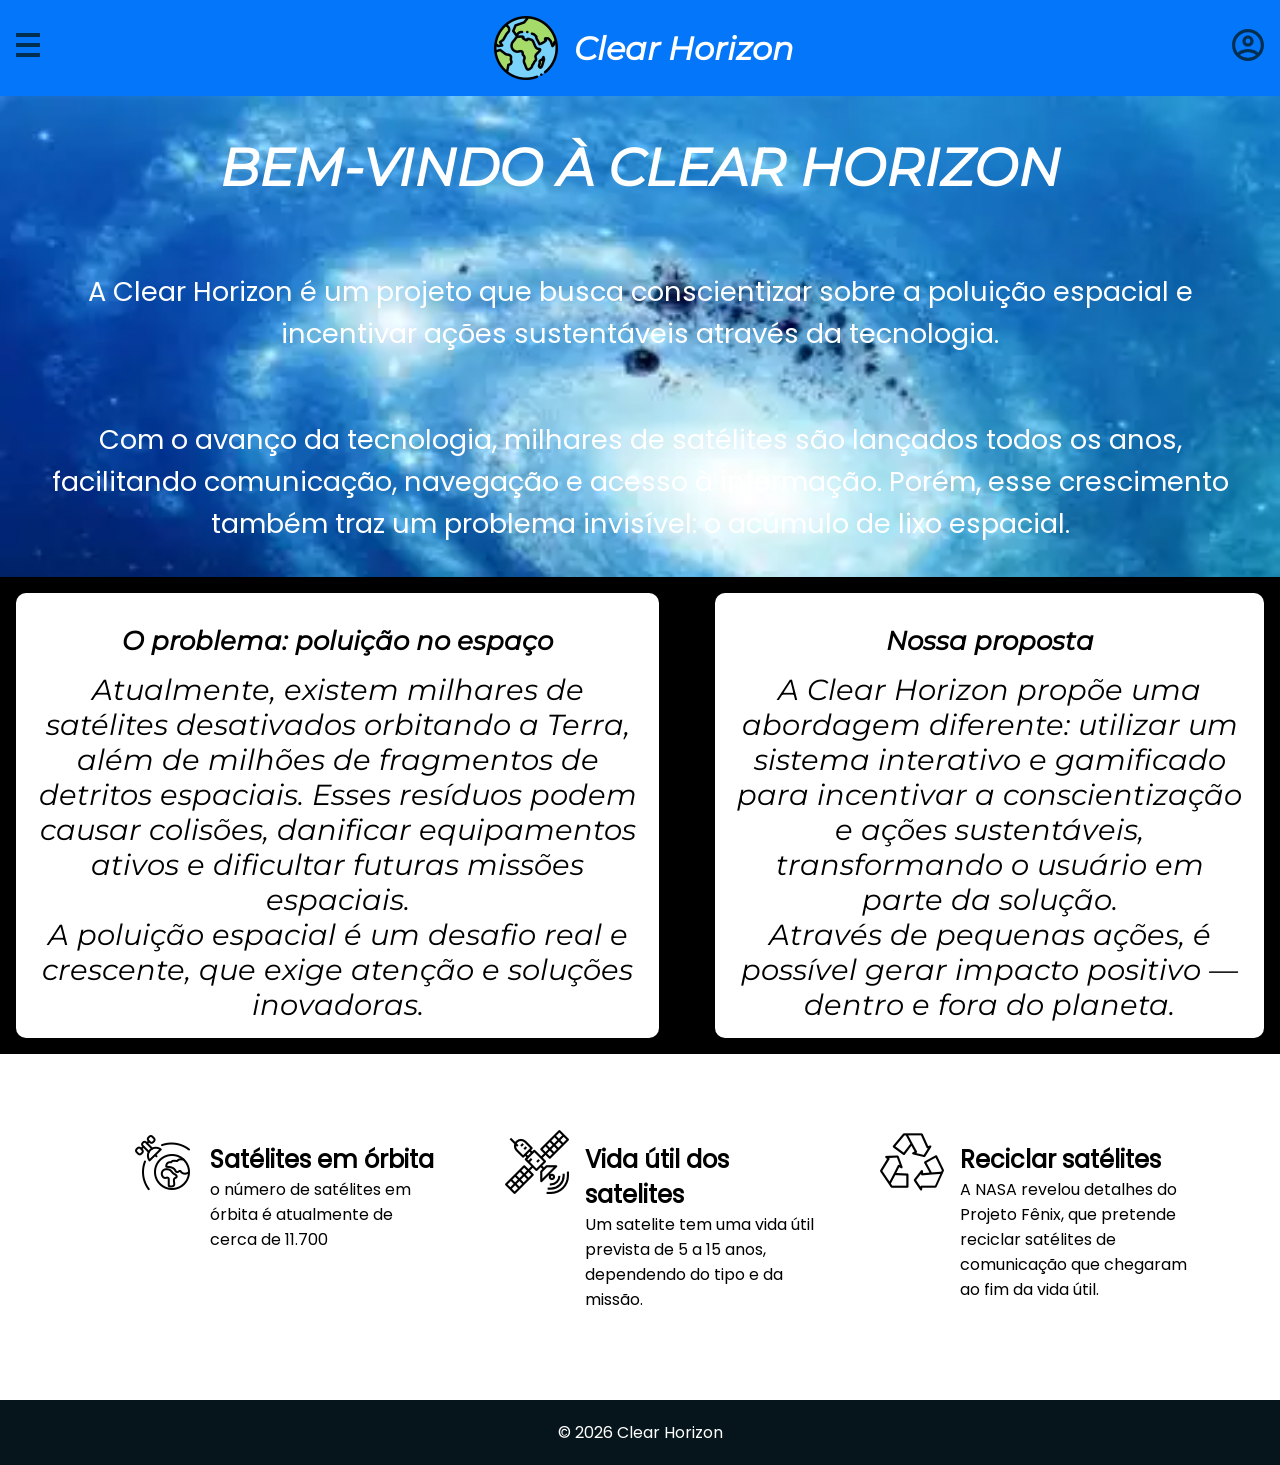
<file: index.html>
<!doctype html>
<html lang="pt-br">
  <head>
    <meta charset="UTF-8" />
    <meta name="viewport" content="width=device-width, initial-scale=1.0" />
    <link rel="stylesheet" href="css/style.css" />
    <title>Home</title>
    <link
      rel="shortcut icon"
      href="./imagens/icones/mundo.png"
      type="image/x-icon"
    />
  </head>
  <body>
    <header class="cabecalho">
      <nav class="container-menu">
        <input type="checkbox" id="menu" class="container__botao-menu" />
        <label for="menu" class="container__rotulo">
          <span class="cabecalho__menu-hamburguer container__imagem"></span>
        </label>
        <ul class="lista-menu">
          <li class="lista-menu__titulo">Páginas</li>
          <li class="lista-menu__item">
            <a href="./pages/sobre.html" class="lista-menu__link">sobre</a>
          </li>
          <li class="lista-menu__item">
            <a href="./pages/faq.html" class="lista-menu__link">FAQ</a>
          </li>
          <li class="lista-menu__item">
            <a href="./pages/contato.html" class="lista-menu__link">Contato</a>
          </li>
          <li class="lista-menu__item">
            <a href="./pages/solucao.html" class="lista-menu__link">solução</a>
          </li>
          <li class="lista-menu__item">
            <a href="./pages/plataforma.html" class="lista-menu__link"
              >plataforma</a
            >
          </li>
          <li class="lista-menu__item">
            <a href="./pages/integrante.html" class="lista-menu__link"
              >Integrantes</a
            >
          </li>
        </ul>
      </nav>
      <div class="cabecalho__logo-container">
        <img
          src="./imagens/logos/logo-mundo.png"
          alt="Logo da Apeperia"
          class="cabecalho__logo"
        />
        <h1 class="titulo">Clear Horizon</h1>
      </div>
      <div class="container-menu">
        <a href="./pages/login.html">
          <img
            src="./imagens/icones/Usuario.svg"
            alt="Meu perfil"
          />
        </a>
      </div>
    </header>
    <main>
      <section class="chamada">
        <h2 class="chamada__titulo">bem-vindo à Clear Horizon</h2>
        <p class="chamada__texto">
          A Clear Horizon é um projeto que busca conscientizar sobre a poluição
          espacial e incentivar ações sustentáveis através da tecnologia.
        </p>
        <p class="chamada__texto">
          Com o avanço da tecnologia, milhares de satélites são lançados todos
          os anos, facilitando comunicação, navegação e acesso à informação.
          Porém, esse crescimento também traz um problema invisível: o acúmulo
          de lixo espacial.
        </p>
      </section>
      <div class="cards-container-index">
        <section class="card">
          <h2 class="descricao__titulo">O problema: poluição no espaço</h2>
          <p class="descricao__texto">
            Atualmente, existem milhares de satélites desativados orbitando a
            Terra, além de milhões de fragmentos de detritos espaciais. Esses
            resíduos podem causar colisões, danificar equipamentos ativos e
            dificultar futuras missões espaciais.
          </p>
          <p class="descricao__texto">
            A poluição espacial é um desafio real e crescente, que exige atenção
            e soluções inovadoras.
          </p>
        </section>

        <section class="card">
          <h2 class="descricao__titulo">Nossa proposta</h2>
          <p class="descricao__texto">
            A Clear Horizon propõe uma abordagem diferente: utilizar um sistema
            interativo e gamificado para incentivar a conscientização e ações
            sustentáveis, transformando o usuário em parte da solução.
          </p>
          <p class="descricao__texto">
            Através de pequenas ações, é possível gerar impacto positivo —
            dentro e fora do planeta.
          </p>
        </section>
      </div>
      <section class="diferenciais container">
        <ul class="diferenciais__lista">
          <li class="diferenciais__item diferenciais__item--mundo">
            <h2 class="item__titulo">Satélites em órbita</h2>
            <p class="item__texto">
              o número de satélites em órbita é atualmente de cerca de 11.700
            </p>
          </li>
          <li class="diferenciais__item diferenciais__item--satelite">
            <h2 class="item__titulo">Vida útil dos satelites</h2>
            <p class="item__texto">
              Um satelite tem uma vida útil prevista de 5 a 15 anos, dependendo
              do tipo e da missão.
            </p>
          </li>
          <li class="diferenciais__item diferenciais__item--recilcar">
            <h2 class="item__titulo">Reciclar satélites</h2>
            <p class="item__texto">
              A NASA revelou detalhes do Projeto Fênix, que pretende reciclar
              satélites de comunicação que chegaram ao fim da vida útil.
            </p>
          </li>
        </ul>
      </section>
    </main>
    <footer class="footer">
      <p>© 2026 Clear Horizon</p>
    </footer>
  </body>
</html>
</file>
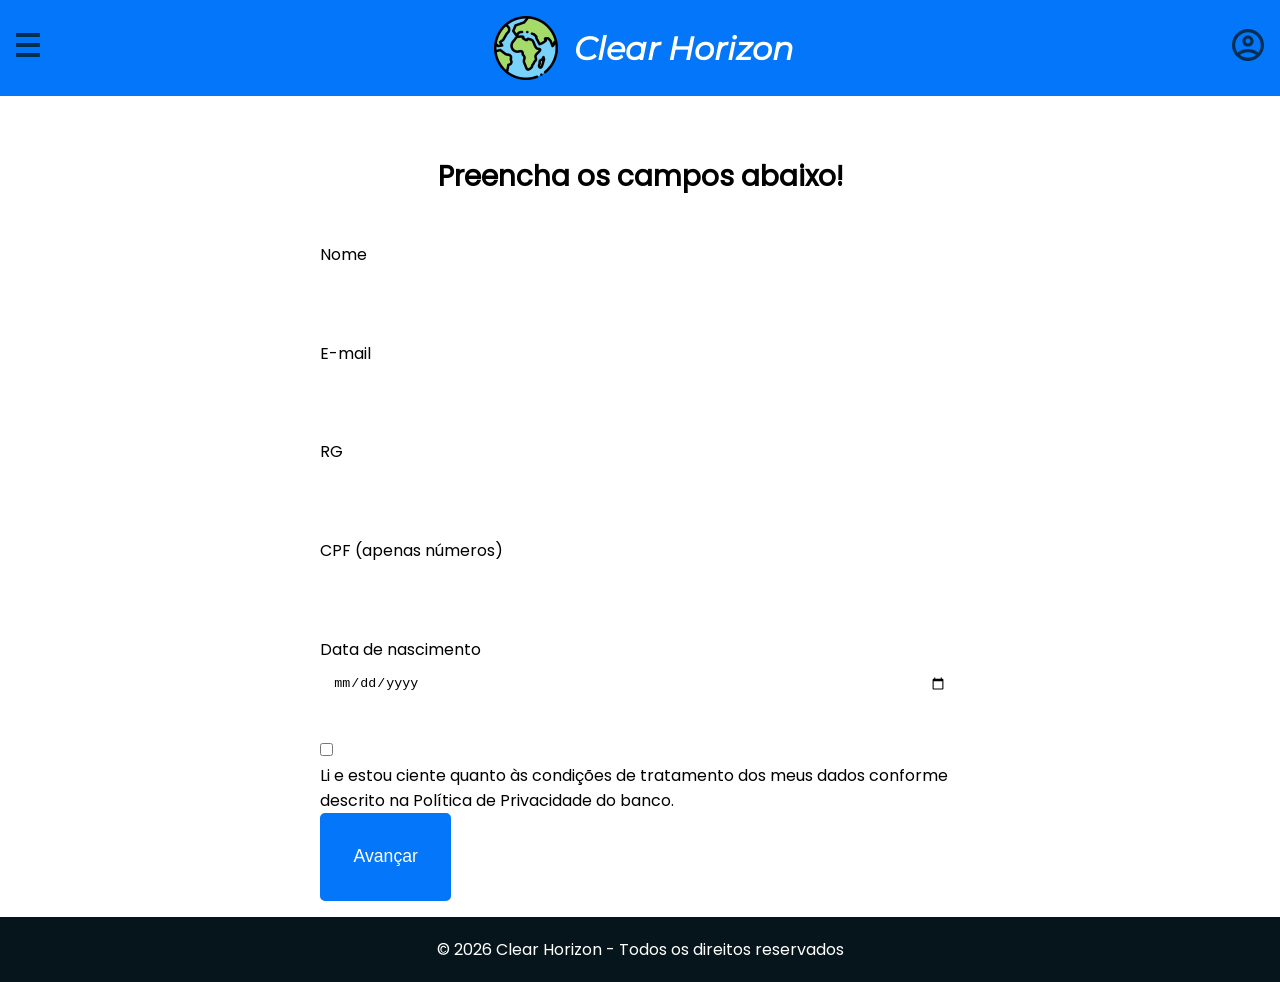
<file: pages/contato.html>
<!doctype html>
<html lang="pt-br">
  <head>
    <meta charset="UTF-8" />
    <meta name="viewport" content="width=device-width, initial-scale=1.0" />
    <link rel="stylesheet" href="../css/style.css" />
    <title>Formulário</title>
    <link
      rel="shortcut icon"
      href="../imagens/icones/mundo.png"
      type="image/x-icon"
    />
  </head>
  <body style="background-color: var(--cor-branca)">
    <header class="cabecalho">
      <nav class="container-menu">
        <input type="checkbox" id="menu" class="container__botao-menu" />
        <label for="menu" class="container__rotulo">
          <span class="cabecalho__menu-hamburguer container__imagem"></span>
        </label>
        <ul class="lista-menu">
          <li class="lista-menu__titulo">Páginas</li>
          <li class="lista-menu__item">
            <a href="../index.html" class="lista-menu__link">Página inicial</a>
          </li>
          <li class="lista-menu__item">
            <a href="./integrante.html" class="lista-menu__link">Integrantes</a>
          </li>
          <li class="lista-menu__item">
            <a href="sobre.html" class="lista-menu__link">sobre</a>
          </li>
          <li class="lista-menu__item">
            <a href="faq.html" class="lista-menu__link">FAQ</a>
          </li>
          <li class="lista-menu__item">
            <a href="solucao.html" class="lista-menu__link">solução</a>
          </li>
          <li class="lista-menu__item">
            <a href="plataforma.html" class="lista-menu__link">plataforma</a>
          </li>
        </ul>
      </nav>
      <div class="cabecalho__logo-container">
        <img
          src="../imagens/logos/logo-mundo.png"
          alt="Logo da Apeperia"
          class="cabecalho__logo"
        />
        <h1 class="titulo">Clear Horizon</h1>
      </div>
      <div class="container-menu">
        <a href="./login.html" class="container-menu__link">
          <img
            src="../imagens/icones/Usuario.svg"
            alt="Meu perfil"
            class="container__imagem"
          />
        </a>
      </div>
    </header>
    <main class="container__form">
      <section class="formulario">
        <div class="formulario__container">
          <h2 class="formulario__titulo-texto">Preencha os campos abaixo!</h2>
        </div>

        <form class="principal__formulario" data-formulario>
          <fieldset class="formulario__campo">
            <label class="campo__etiqueta" for="nome">Nome</label>
            <input
              name="nome"
              id="nome"
              class="campo__escrita"
              type="text"
              minlength="3"
              required
            />
            <span class="mensagem-erro"></span>
          </fieldset>

          <fieldset class="formulario__campo">
            <label class="campo__etiqueta" for="email">E-mail</label>
            <input
              name="email"
              id="email"
              class="campo__escrita"
              type="email"
              minlength="4"
              required
            />
            <span class="mensagem-erro"></span>
          </fieldset>
          <fieldset class="formulario__campo">
            <label class="campo__etiqueta" for="rg">RG</label>
            <input
              name="rg"
              id="rg"
              class="campo__escrita campo__escrita--menor"
              type="text"
              required
            />
            <span class="mensagem-erro"></span>
          </fieldset>
          <fieldset class="formulario__campo">
            <label class="campo__etiqueta" for="cpf"
              >CPF (apenas números)</label
            >
            <input
              name="cpf"
              id="cpf"
              class="campo__escrita campo__escrita--menor"
              required
              type="text"
              minlength="11"
              maxlength="14"
              pattern="\d{3}\.?\d{3}\.?\d{3}-?\d{2}"
            />
            <span class="mensagem-erro"></span>
          </fieldset>
          <fieldset class="formulario__campo">
            <label class="campo__etiqueta" for="aniversario"
              >Data de nascimento</label
            >
            <input
              name="aniversario"
              id="aniversario"
              class="campo__escrita campo__escrita--menor"
              type="date"
              required
            />
            <span class="mensagem-erro"></span>
          </fieldset>

          <input name="termos" class="termos__input" type="checkbox" required />
          <p class="termos__texto">
            Li e estou ciente quanto às condições de tratamento dos meus dados
            conforme descrito na Política de Privacidade do banco.
          </p>
          <span class="mensagem-erro"></span>

          <div>
            <input
              value="Avançar"
              class="formulario__botao"
              id="enviar"
              data-botao-enviar
              type="submit"
            />
            <span class="mensagem-erro"></span>
          </div>
        </form>
      </section>
    </main>
    <footer class="footer">
      <p>© 2026 Clear Horizon - Todos os direitos reservados</p>
    </footer>
    <script src="../js/formulario.js" type="module"></script>
  </body>
</html>
</file>
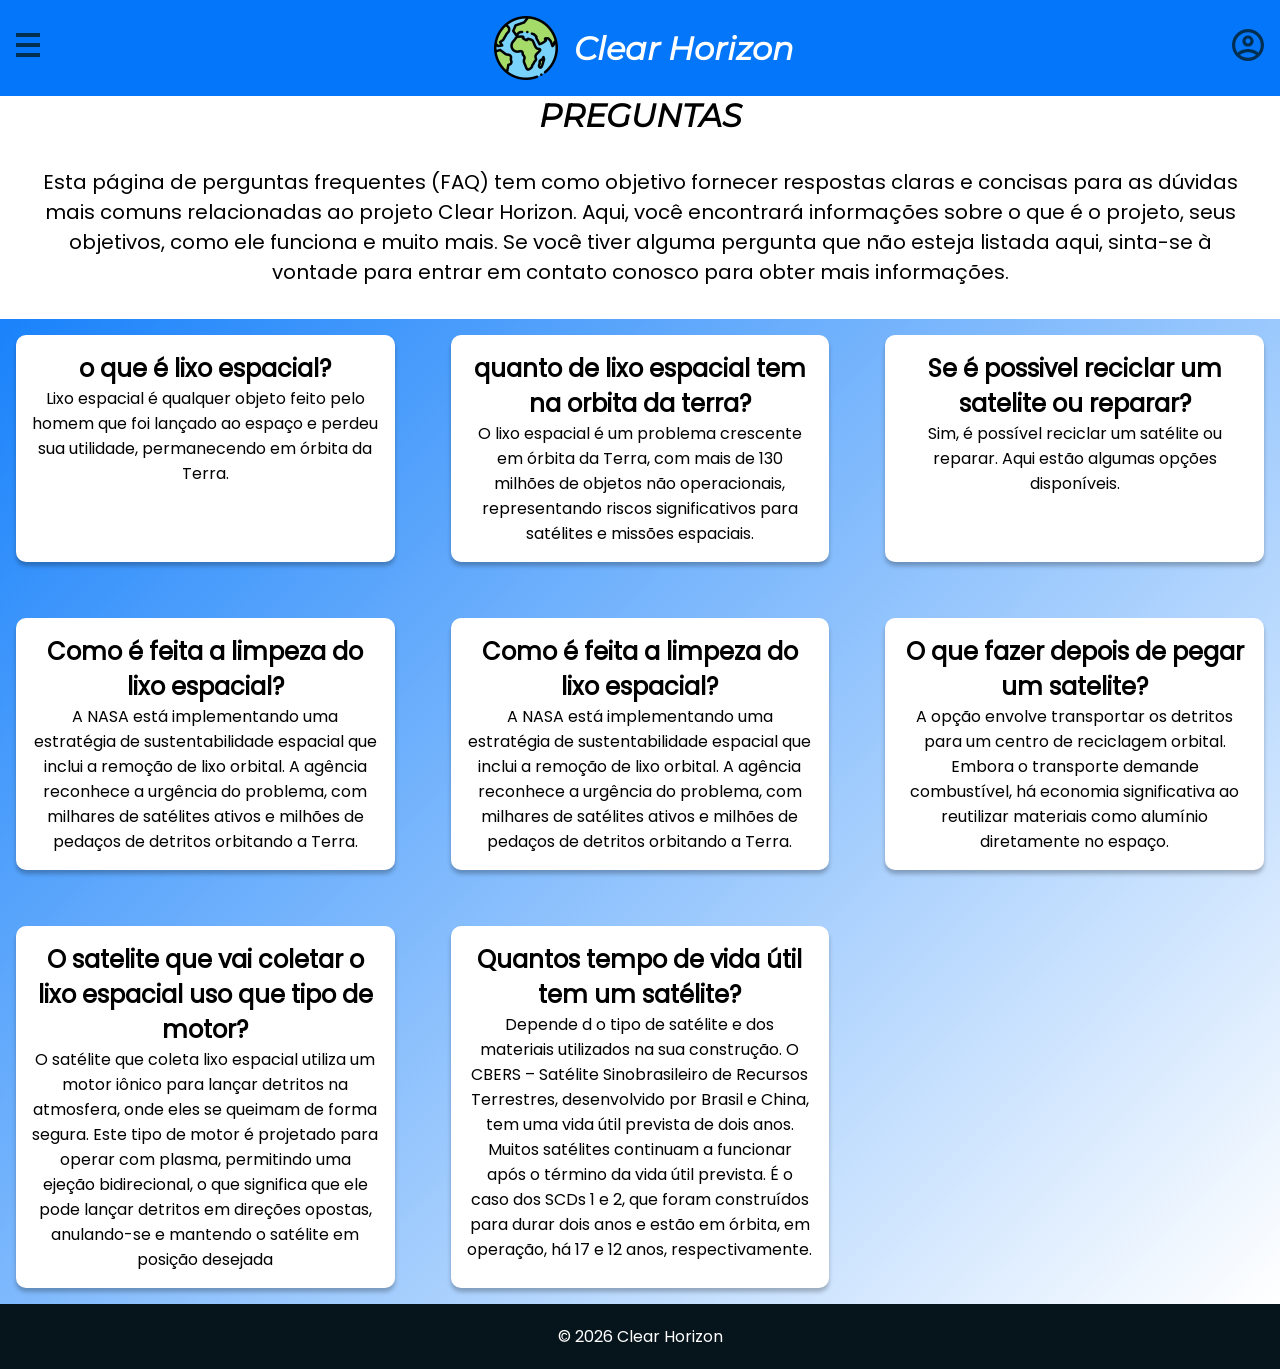
<file: pages/faq.html>
<!doctype html>
<html lang="pt-br">
  <head>
    <meta charset="UTF-8" />
    <meta name="viewport" content="width=device-width, initial-scale=1.0" />
    <link rel="stylesheet" href="../css/style.css" />
    <title>FAQ</title>
    <link
      rel="shortcut icon"
      href="../imagens/icones/mundo.png"
      type="image/x-icon"
    />
  </head>
  <body>
    <header class="cabecalho">
      <nav class="container-menu">
        <input type="checkbox" id="menu" class="container__botao-menu" />
        <label for="menu" class="container__rotulo">
          <span class="cabecalho__menu-hamburguer container__imagem"></span>
        </label>
        <ul class="lista-menu">
          <li class="lista-menu__titulo">Páginas</li>
          <li class="lista-menu__item">
            <a href="../index.html" class="lista-menu__link">Página inicial</a>
          </li>
          <li class="lista-menu__item">
            <a href="./integrante.html" class="lista-menu__link">Integrantes</a>
          </li>
          <li class="lista-menu__item">
            <a href="sobre.html" class="lista-menu__link">sobre</a>
          </li>
          <li class="lista-menu__item">
            <a href="contato.html" class="lista-menu__link">Contato</a>
          </li>
          <li class="lista-menu__item">
            <a href="solucao.html" class="lista-menu__link">solução</a>
          </li>
          <li class="lista-menu__item">
            <a href="plataforma.html" class="lista-menu__link">plataforma</a>
          </li>
        </ul>
      </nav>
      <div class="cabecalho__logo-container">
        <img
          src="../imagens/logos/logo-mundo.png"
          alt="Logo da Apeperia"
          class="cabecalho__logo"
        />
        <h1 class="titulo">Clear Horizon</h1>
      </div>
      <div class="container-menu">
        <a href="./pages/login.html" class="container-menu__link">
          <img
            src="../imagens/icones/Usuario.svg"
            alt="Meu perfil"
            class="container__imagem"
          />
        </a>
      </div>
    </header>
    <main class="cor-degrade-fundo">
      <section class="sobre">
        <h2 class="sobre__titulo">Preguntas</h2>
        <p class="sobre__texto">
          Esta página de perguntas frequentes (FAQ) tem como objetivo fornecer
          respostas claras e concisas para as dúvidas mais comuns relacionadas
          ao projeto Clear Horizon. Aqui, você encontrará informações sobre o
          que é o projeto, seus objetivos, como ele funciona e muito mais. Se
          você tiver alguma pergunta que não esteja listada aqui, sinta-se à
          vontade para entrar em contato conosco para obter mais informações.
        </p>
      </section>
      <div class="cards-container-display">
        <section class="card">
          <h2 class="descricao__titulo-faq">o que é lixo espacial?</h2>
          <p class="descricao__texto-faq">
            Lixo espacial é qualquer objeto feito pelo homem que foi lançado ao
            espaço e perdeu sua utilidade, permanecendo em órbita da Terra.
          </p>
        </section>
        <section class="card">
          <h2 class="descricao__titulo-faq">
            quanto de lixo espacial tem na orbita da terra?
          </h2>
          <p class="descricao__texto-faq">
            O lixo espacial é um problema crescente em órbita da Terra, com mais
            de 130 milhões de objetos não operacionais, representando riscos
            significativos para satélites e missões espaciais.
          </p>
        </section>
        <section class="card">
          <h2 class="descricao__titulo-faq">
            Se é possivel reciclar um satelite ou reparar?
          </h2>
          <p class="descricao__texto-faq">
            Sim, é possível reciclar um satélite ou reparar. Aqui estão algumas
            opções disponíveis.
          </p>
        </section>
        <section class="card">
          <h2 class="descricao__titulo-faq">
            Como é feita a limpeza do lixo espacial?
          </h2>
          <p class="descricao__texto-faq">
            A NASA está implementando uma estratégia de sustentabilidade
            espacial que inclui a remoção de lixo orbital. A agência reconhece a
            urgência do problema, com milhares de satélites ativos e milhões de
            pedaços de detritos orbitando a Terra.
          </p>
        </section>
        <section class="card">
          <h2 class="descricao__titulo-faq">
            Como é feita a limpeza do lixo espacial?
          </h2>
          <p class="descricao__texto-faq">
            A NASA está implementando uma estratégia de sustentabilidade
            espacial que inclui a remoção de lixo orbital. A agência reconhece a
            urgência do problema, com milhares de satélites ativos e milhões de
            pedaços de detritos orbitando a Terra.
          </p>
        </section>
        <section class="card">
          <h2 class="descricao__titulo-faq">
            O que fazer depois de pegar um satelite?
          </h2>
          <p class="descricao__texto-faq">
            A opção envolve transportar os detritos para um centro de reciclagem
            orbital. Embora o transporte demande combustível, há economia
            significativa ao reutilizar materiais como alumínio diretamente no
            espaço.
          </p>
        </section>
        <section class="card">
          <h2 class="descricao__titulo-faq">
            O satelite que vai coletar o lixo espacial uso que tipo de motor?
          </h2>
          <p class="descricao__texto-faq">
            O satélite que coleta lixo espacial utiliza um motor iônico para
            lançar detritos na atmosfera, onde eles se queimam de forma segura.
            Este tipo de motor é projetado para operar com plasma, permitindo
            uma ejeção bidirecional, o que significa que ele pode lançar
            detritos em direções opostas, anulando-se e mantendo o satélite em
            posição desejada
          </p>
        </section>
        <section class="card">
          <h2 class="descricao__titulo-faq">
            Quantos tempo de vida útil tem um satélite?
          </h2>
          <p class="descricao__texto-faq">
            Depende d o tipo de satélite e dos materiais utilizados na sua
            construção. O CBERS – Satélite Sinobrasileiro de Recursos
            Terrestres, desenvolvido por Brasil e China, tem uma vida útil
            prevista de dois anos. Muitos satélites continuam a funcionar após o
            término da vida útil prevista. É o caso dos SCDs 1 e 2, que foram
            construídos para durar dois anos e estão em órbita, em operação, há
            17 e 12 anos, respectivamente.
          </p>
        </section>
      </div>
    </main>
    <footer class="footer">
      <p>© 2026 Clear Horizon</p>
    </footer>
  </body>
</html>
</file>
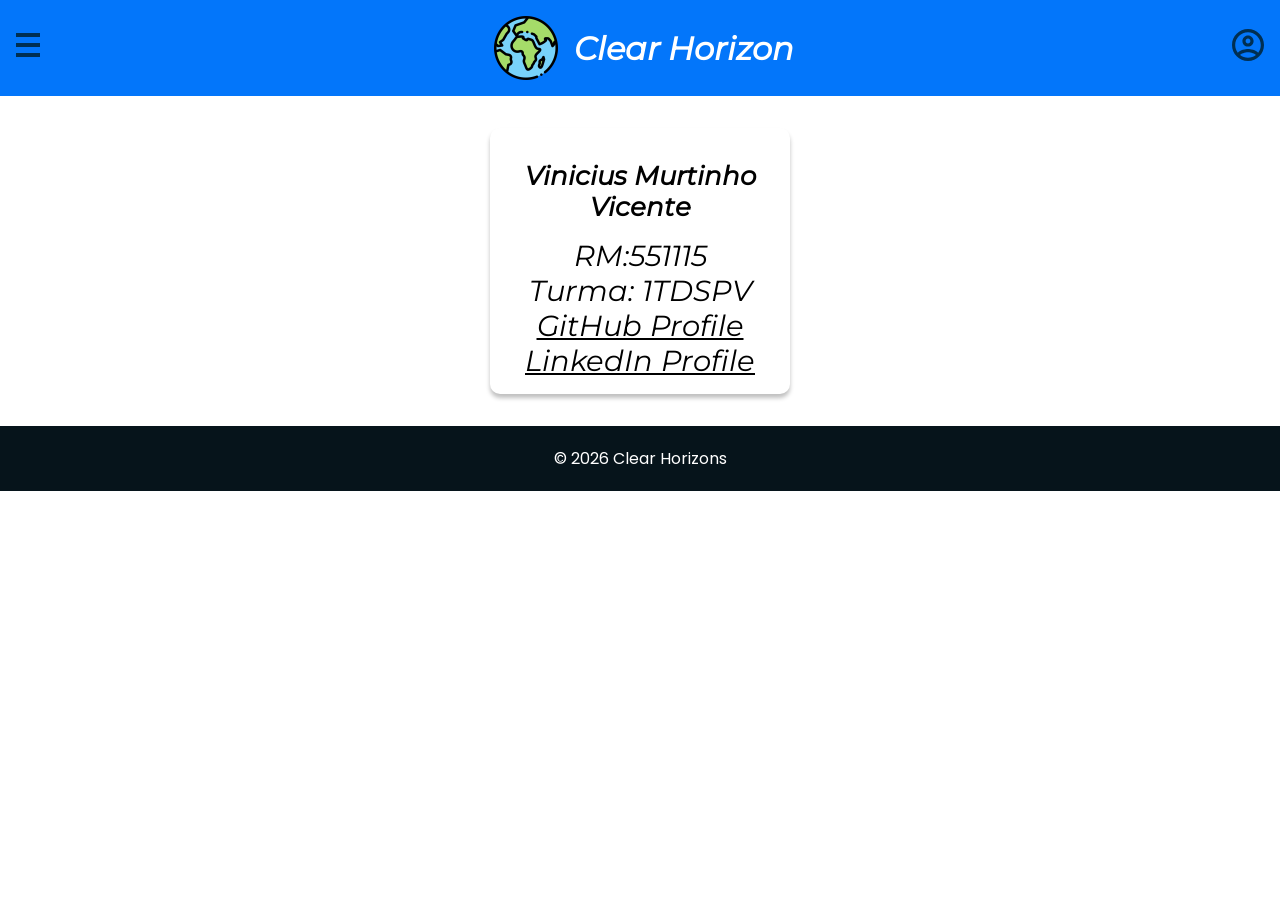
<file: pages/integrante.html>
<!doctype html>
<html lang="pt-br">
  <head>
    <meta charset="UTF-8" />
    <meta name="viewport" content="width=device-width, initial-scale=1.0" />
    <link rel="stylesheet" href="../css/style.css" />
    <title>Integrante</title>
    <link
      rel="shortcut icon"
      href="../imagens/icones/mundo.png"
      type="image/x-icon"
    />
  </head>
  <body class="fundo-branco">
    <header class="cabecalho">
      <nav class="container-menu">
        <input type="checkbox" id="menu" class="container__botao-menu" />
        <label for="menu" class="container__rotulo">
          <span class="cabecalho__menu-hamburguer container__imagem"></span>
        </label>
        <ul class="lista-menu">
          <li class="lista-menu__titulo">Páginas</li>
          <li class="lista-menu__item">
            <a href="../index.html" class="lista-menu__link">Página inicial</a>
          </li>
          <li class="lista-menu__item">
            <a href="sobre.html" class="lista-menu__link">sobre</a>
          </li>
          <li class="lista-menu__item">
            <a href="faq.html" class="lista-menu__link">FAQ</a>
          </li>
          <li class="lista-menu__item">
            <a href="contato.html" class="lista-menu__link">Contato</a>
          </li>
          <li class="lista-menu__item">
            <a href="solucao.html" class="lista-menu__link">solução</a>
          </li>
          <li class="lista-menu__item">
            <a href="plataforma.html" class="lista-menu__link">plataforma</a>
          </li>
        </ul>
      </nav>
      <div class="cabecalho__logo-container">
        <img
          src="../imagens/logos/logo-mundo.png"
          alt="Logo da Apeperia"
          class="cabecalho__logo"
        />
        <h1 class="titulo">Clear Horizon</h1>
      </div>
      <div class="container-menu">
        <a href="./login.html" class="container-menu__link">
          <img
            src="../imagens/icones/Usuario.svg"
            alt="Meu perfil"
            class="container__imagem"
          />
        </a>
      </div>
    </header>
    <main>
        <section class="card-central">
          <h2 class="descricao__titulo">Vinicius Murtinho Vicente</h2>
          <p class="descricao__texto">RM:551115</p>
          <p class="descricao__texto">Turma: 1TDSPV</p>
          <p class="descricao__texto">
            <a class="descricao__texto"  href="https://github.com/VMurtis" target="_blank"
              >GitHub Profile</a
            >
          </p>
          <p class="descricao__texto">
            <a class="descricao__texto"
              href="https://www.linkedin.com/in/vinicius-murtinho/"
              target="_blank"
              >LinkedIn Profile</a
            >
          </p>
        </section>
    </main>
    <footer class="footer">
      <p>© 2026 Clear Horizons</p>
    </footer>
    <script src="../js/formulario.js" type="module"></script>
  </body>
</html>
</file>
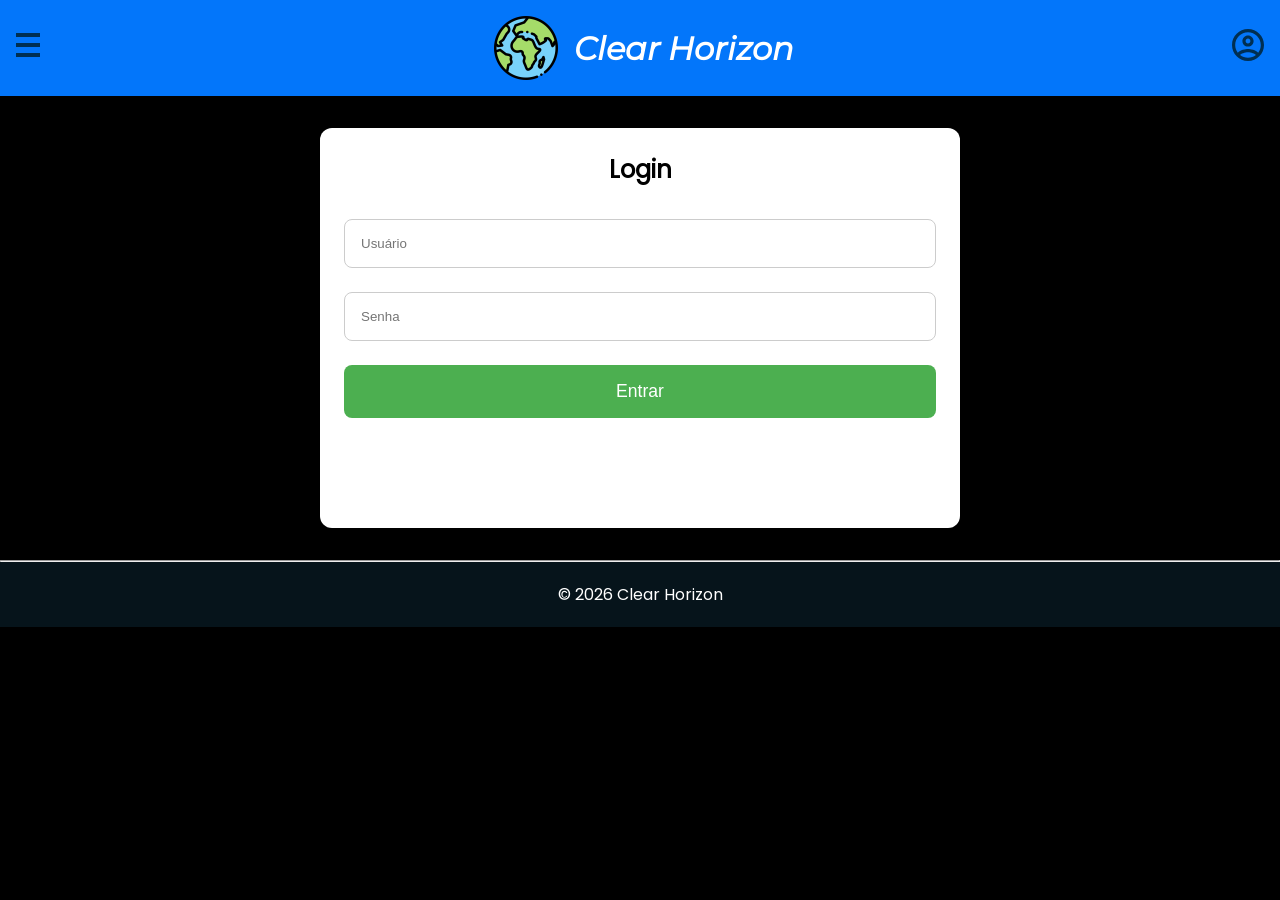
<file: pages/login.html>
<!doctype html>
<html lang="pt-br">
  <head>
    <meta charset="UTF-8" />
    <meta name="viewport" content="width=device-width, initial-scale=1.0" />
    <link rel="stylesheet" href="/css/style.css" />
    <title>Login</title>
  </head>
  <body>
    <header class="cabecalho">
      <nav class="container-menu">
        <input type="checkbox" id="menu" class="container__botao-menu" />
        <label for="menu" class="container__rotulo">
          <span class="cabecalho__menu-hamburguer container__imagem"></span>
        </label>
        <ul class="lista-menu">
          <li class="lista-menu__titulo">Páginas</li>
          <li class="lista-menu__item">
            <a href="../index.html" class="lista-menu__link">Página inicial</a>
          </li>
          <li class="lista-menu__item">
            <a href="integrante.html" class="lista-menu__link">Integrantes</a>
          </li>
          <li class="lista-menu__item">
            <a href="sobre.html" class="lista-menu__link">sobre</a>
          </li>
          <li class="lista-menu__item">
            <a href="faq.html" class="lista-menu__link">FAQ</a>
          </li>
          <li class="lista-menu__item">
            <a href="contato.html" class="lista-menu__link">Contato</a>
          </li>
          <li class="lista-menu__item">
            <a href="solucao.html" class="lista-menu__link">solução</a>
          </li>
          <li class="lista-menu__item">
            <a href="plataforma.html" class="lista-menu__link">plataforma</a>
          </li>
        </ul>
      </nav>
      <div class="cabecalho__logo-container">
        <img
          src="../imagens/logos/logo-mundo.png"
          alt="Logo da Apeperia"
          class="cabecalho__logo"
        />
        <h1 class="titulo">Clear Horizon</h1>
      </div>
      <div class="container-menu">
        <a href="login.html" class="container-menu__link">
          <img
            src="../imagens/icones/Usuario.svg"
            alt="Meu perfil"
            class="container__imagem"
          />
        </a>
      </div>
    </header>
    <main class="login-layout">
      <section class="login-card">
        <h2 class="login-titulo">Login</h2>

        <form id="loginForm">
          <input
            type="text"
            id="usuario"
            class="login-input"
            placeholder="Usuário"
            required
          />

          <input
            type="password"
            id="senha"
            class="login-input"
            placeholder="Senha"
            required
          />

          <button type="submit" class="login-botao">Entrar</button>
        </form>

        <p id="mensagem" class="login-mensagem"></p>
      </section>
    </main>
    <hr />
    <footer class="footer">
      <p>© 2026 Clear Horizon</p>
    </footer>
  </body>
</html>
</file>
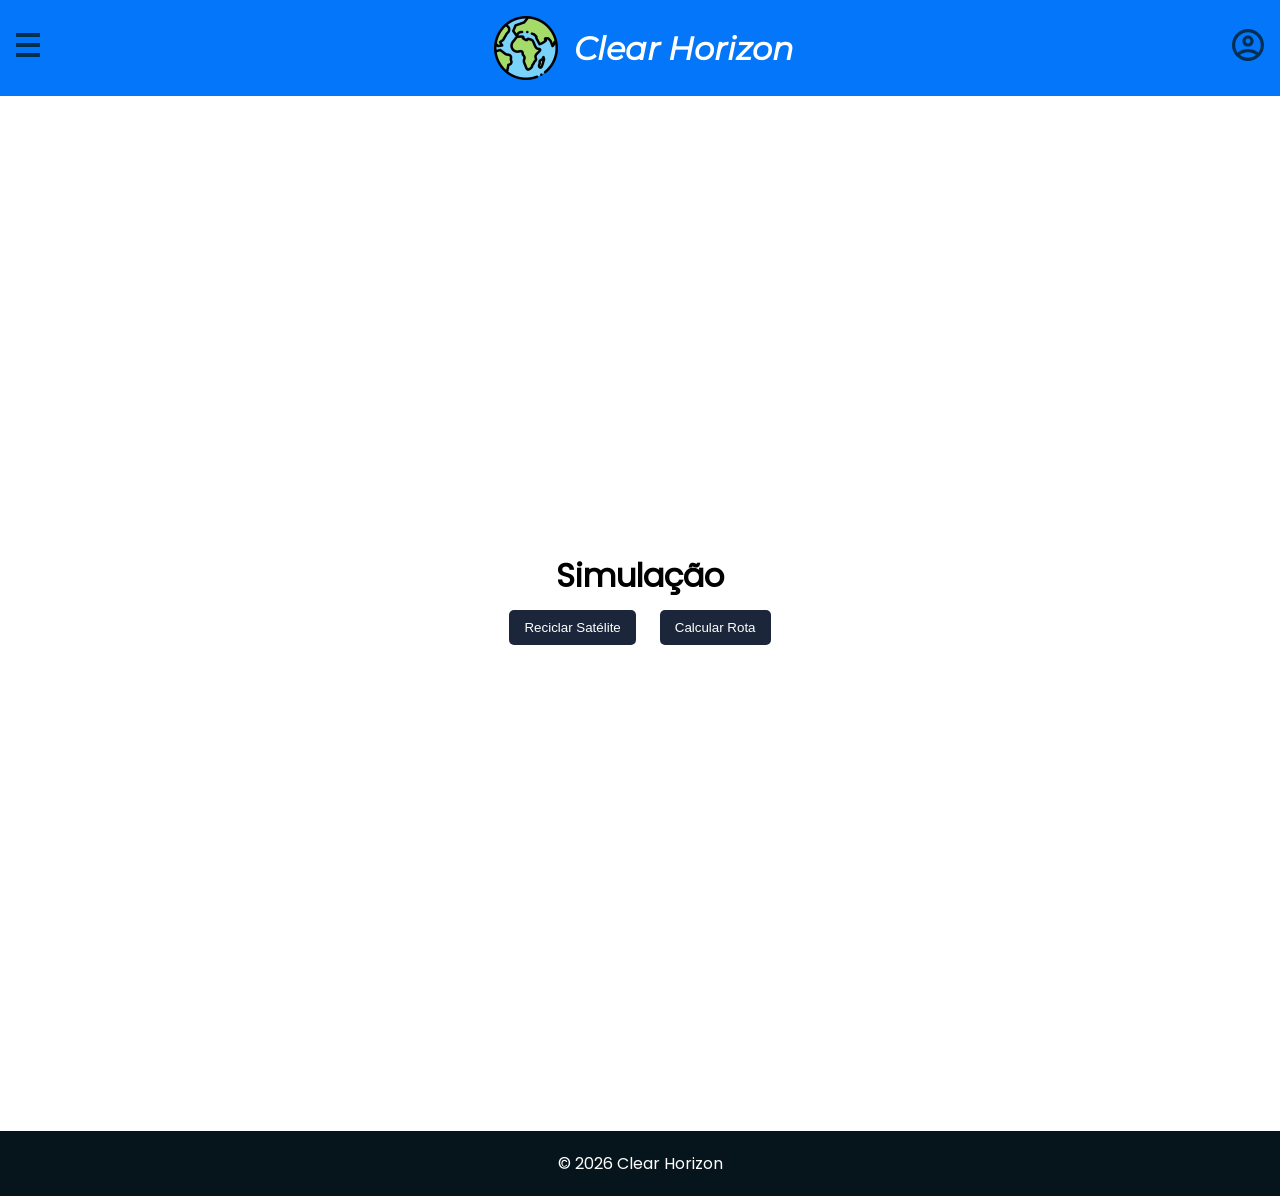
<file: pages/plataforma.html>
<!doctype html>
<html lang="pt-br">
  <head>
    <meta charset="UTF-8" />
    <meta name="viewport" content="width=device-width, initial-scale=1.0" />
    <link rel="stylesheet" href="../css/style.css" />
    <title>plataforma</title>
    <link
      rel="shortcut icon"
      href="../imagens/icones/mundo.png"
      type="image/x-icon"
    />
  </head>
  <body class="fundo-branco">
    <header class="cabecalho">
      <nav class="container-menu">
        <input type="checkbox" id="menu" class="container__botao-menu" />
        <label for="menu" class="container__rotulo">
          <span class="cabecalho__menu-hamburguer container__imagem"></span>
        </label>
        <ul class="lista-menu">
          <li class="lista-menu__titulo">Páginas</li>
          <li class="lista-menu__item">
            <a href="../index.html" class="lista-menu__link">Página inicial</a>
          </li>
          <li class="lista-menu__item">
            <a href="integrante.html" class="lista-menu__link"
              >Integrantes</a
            >
          </li>
          <li class="lista-menu__item">
            <a href="sobre.html" class="lista-menu__link">sobre</a>
          </li>
          <li class="lista-menu__item">
            <a href="faq.html" class="lista-menu__link">FAQ</a>
          </li>
          <li class="lista-menu__item">
            <a href="contato.html" class="lista-menu__link">Contato</a>
          </li>
          <li class="lista-menu__item">
            <a href="solucao.html" class="lista-menu__link">solução</a>
          </li>
        </ul>
      </nav>
      <div class="cabecalho__logo-container">
        <img
          src="../imagens/logos/logo-mundo.png"
          alt="Logo da Apeperia"
          class="cabecalho__logo"
        />
        <h1 class="titulo">Clear Horizon</h1>
      </div>
      <div class="container-menu">
        <a href="./login.html" class="container-menu__link">
          <img
            src="../imagens/icones/Usuario.svg"
            alt="Meu perfil"
            class="container__imagem"
          />
        </a>
      </div>
    </header>
    <main class="plataforma">
      <h1 class="solucao__titulo">Simulação</h1>

      <button class="plataforma__botao" onclick="simularReciclagem()">
        Reciclar Satélite
      </button>

      <button class="plataforma__botao" onclick="simularRota()">
        Calcular Rota
      </button>

      <p id="resultado" class="plataforma__resultado"></p>
    </main>
    <footer class="footer">
      <p>© 2026 Clear Horizon</p>
    </footer>
    <script src="../js/plataforma.js"></script>
  </body>
</html>
</file>
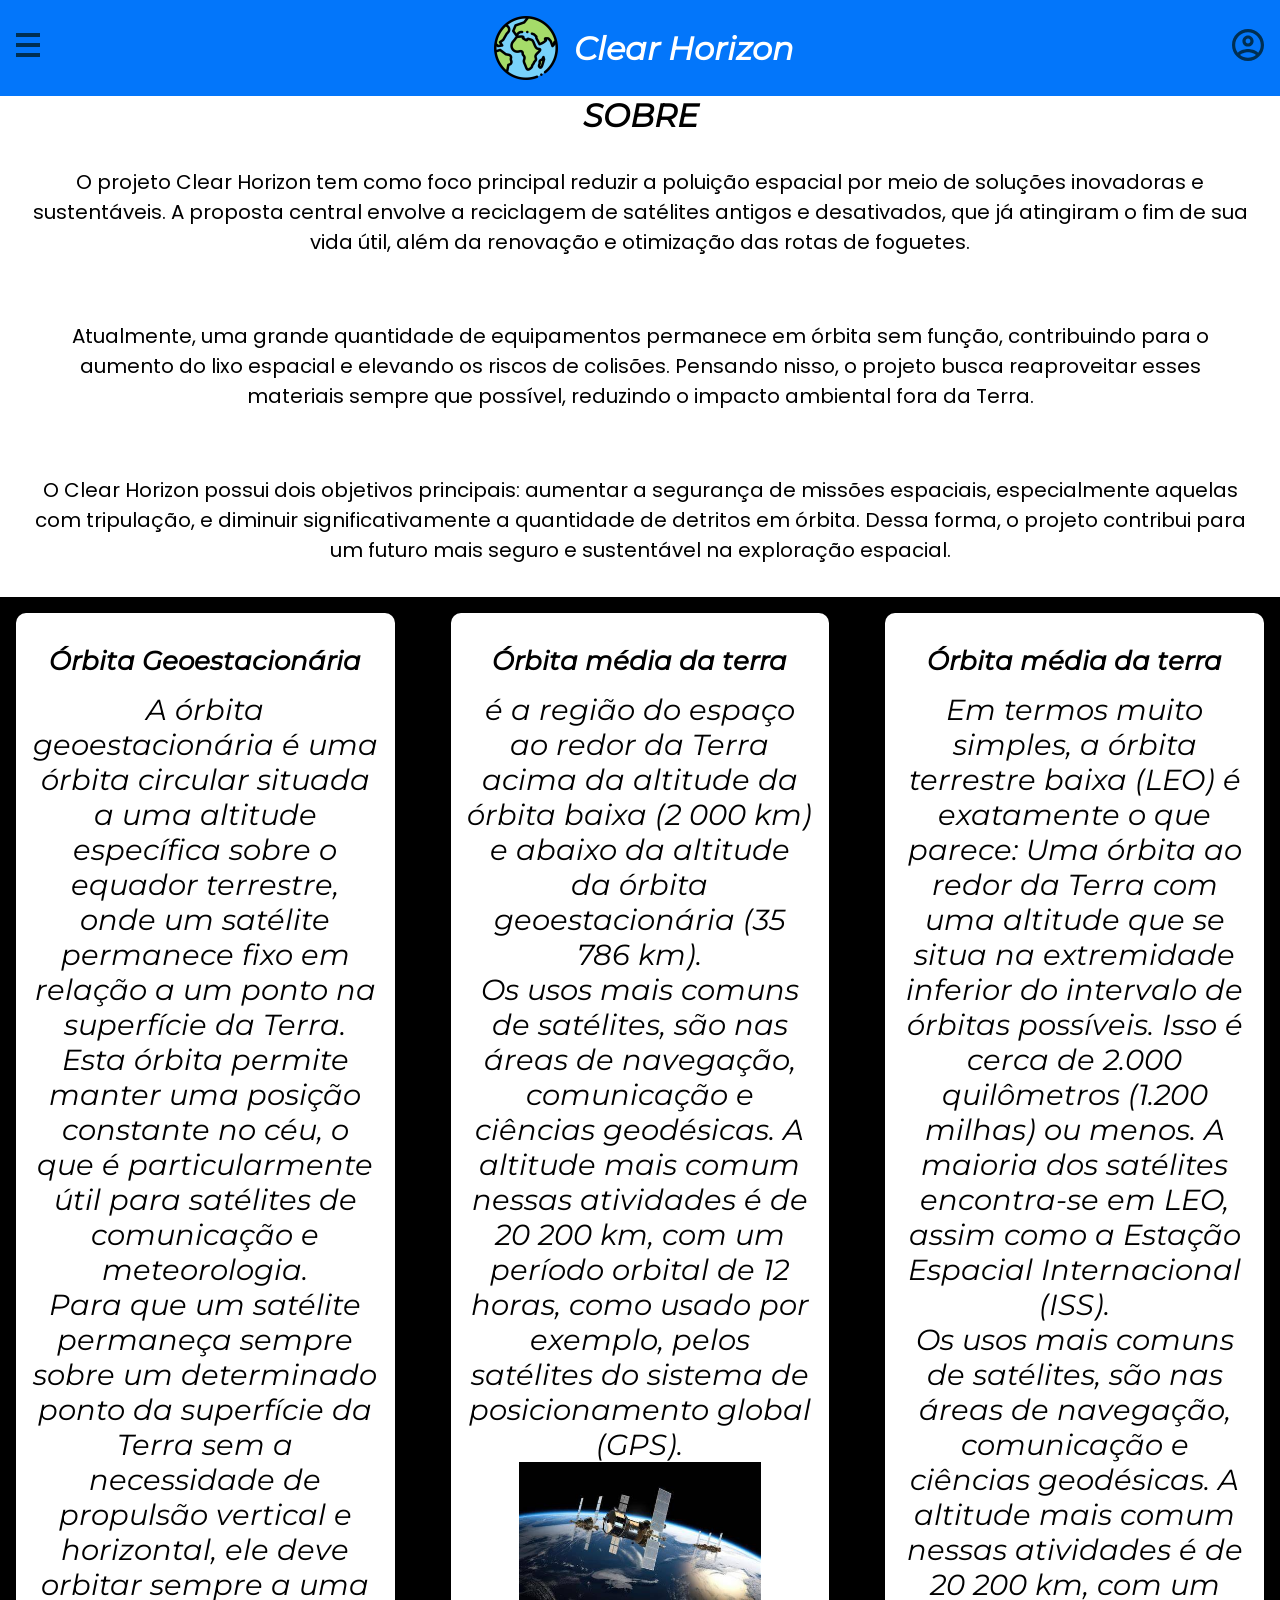
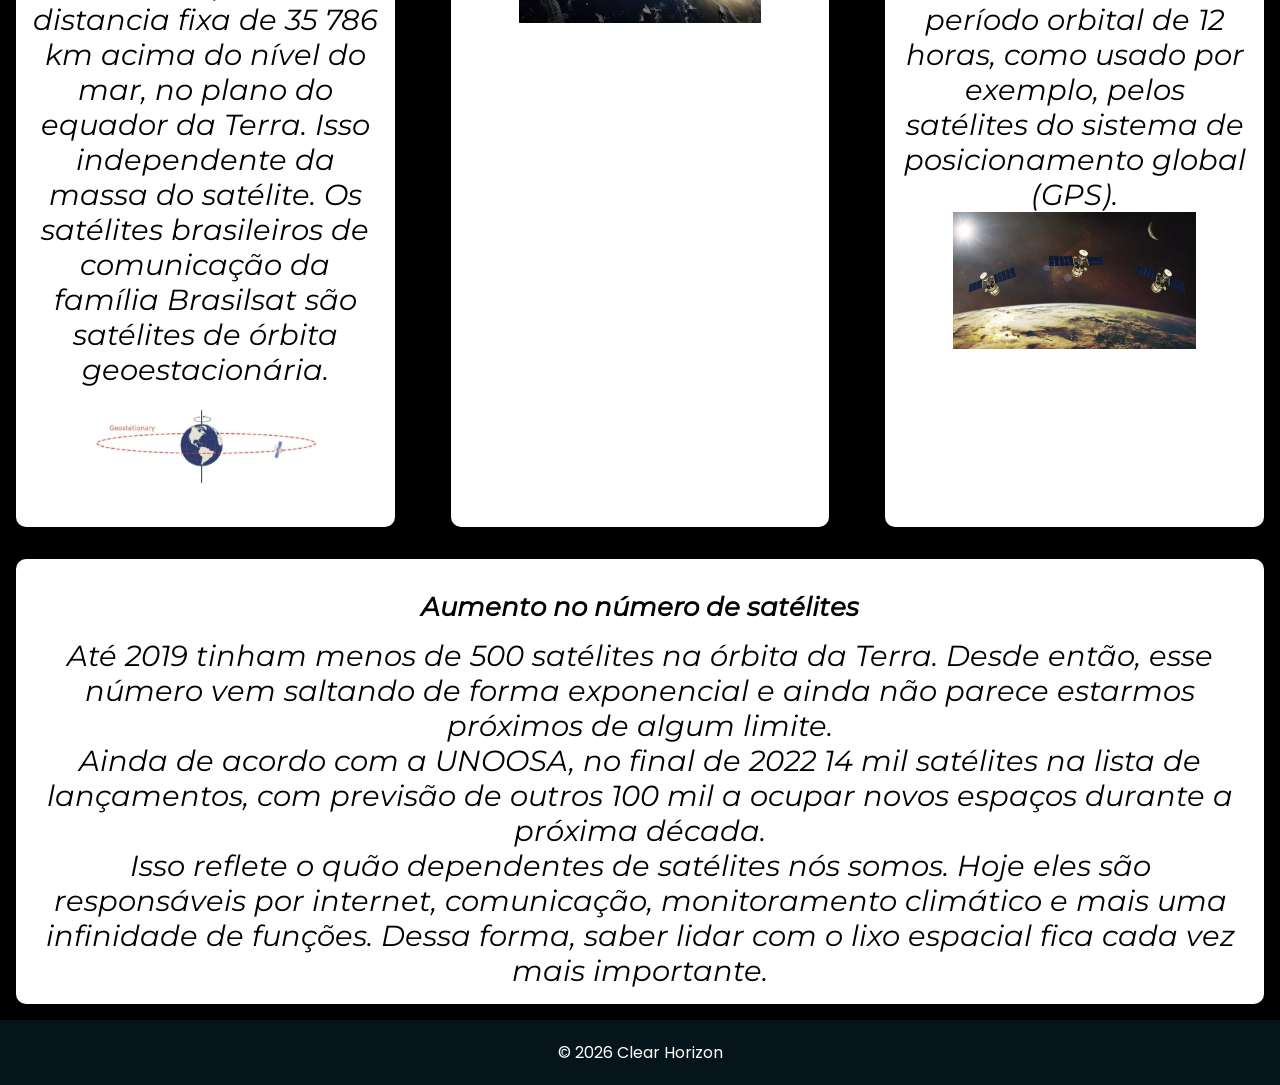
<file: pages/sobre.html>
<!doctype html>
<html lang="pt-br">
  <head>
    <meta charset="UTF-8" />
    <meta name="viewport" content="width=device-width, initial-scale=1.0" />
    <link rel="stylesheet" href="../css/style.css" />
    <title>Sobre</title>
    <link
      rel="shortcut icon"
      href="../imagens/icones/mundo.png"
      type="image/x-icon"
    />
  </head>
  <body>
    <header class="cabecalho">
      <nav class="container-menu">
        <input type="checkbox" id="menu" class="container__botao-menu" />
        <label for="menu" class="container__rotulo">
          <span class="cabecalho__menu-hamburguer container__imagem"></span>
        </label>
        <ul class="lista-menu">
          <li class="lista-menu__titulo">Páginas</li>
          <li class="lista-menu__item">
            <a href="../index.html" class="lista-menu__link">Página inicial</a>
          </li>
          <li class="lista-menu__item">
            <a href="./integrante.html" class="lista-menu__link">Integrantes</a>
          </li>
          <li class="lista-menu__item">
            <a href="faq.html" class="lista-menu__link">FAQ</a>
          </li>
          <li class="lista-menu__item">
            <a href="contato.html" class="lista-menu__link">Contato</a>
          </li>
          <li class="lista-menu__item">
            <a href="solucao.html" class="lista-menu__link">solução</a>
          </li>
          <li class="lista-menu__item">
            <a href="plataforma.html" class="lista-menu__link">plataforma</a>
          </li>
        </ul>
      </nav>
      <div class="cabecalho__logo-container">
        <img
          src="../imagens/logos/logo-mundo.png"
          alt="Logo da Apeperia"
          class="cabecalho__logo"
        />
        <h1 class="titulo">Clear Horizon</h1>
      </div>
      <div class="container-menu">
        <a href="./login.html" class="container-menu__link">
          <img
            src="../imagens/icones/Usuario.svg"
            alt="Meu perfil"
            class="container__imagem"
          />
        </a>
      </div>
    </header>
    <main>
      <section class="sobre">
        <h2 class="sobre__titulo">Sobre</h2>
        <p class="sobre__texto">
          O projeto Clear Horizon tem como foco principal reduzir a poluição
          espacial por meio de soluções inovadoras e sustentáveis. A proposta
          central envolve a reciclagem de satélites antigos e desativados, que
          já atingiram o fim de sua vida útil, além da renovação e otimização
          das rotas de foguetes.
        </p>
        <p class="sobre__texto">
          Atualmente, uma grande quantidade de equipamentos permanece em órbita
          sem função, contribuindo para o aumento do lixo espacial e elevando os
          riscos de colisões. Pensando nisso, o projeto busca reaproveitar esses
          materiais sempre que possível, reduzindo o impacto ambiental fora da
          Terra.
        </p>
        <p class="sobre__texto">
          O Clear Horizon possui dois objetivos principais: aumentar a segurança
          de missões espaciais, especialmente aquelas com tripulação, e diminuir
          significativamente a quantidade de detritos em órbita. Dessa forma, o
          projeto contribui para um futuro mais seguro e sustentável na
          exploração espacial.
        </p>
      </section>
      <div class="cards-container-display">
        <section class="card">
          <h2 class="descricao__titulo">Órbita Geoestacionária</h2>
          <p class="descricao__texto">
            A órbita geoestacionária é uma órbita circular situada a uma
            altitude específica sobre o equador terrestre, onde um satélite
            permanece fixo em relação a um ponto na superfície da Terra. Esta
            órbita permite manter uma posição constante no céu, o que é
            particularmente útil para satélites de comunicação e meteorologia.
          </p>
          <p class="descricao__texto">
            Para que um satélite permaneça sempre sobre um determinado ponto da
            superfície da Terra sem a necessidade de propulsão vertical e
            horizontal, ele deve orbitar sempre a uma distancia fixa de 35 786
            km acima do nível do mar, no plano do equador da Terra. Isso
            independente da massa do satélite. Os satélites brasileiros de
            comunicação da família Brasilsat são satélites de órbita
            geoestacionária.
          </p>
          <img
            class="card__img"
            src="../imagens/img/orbita-geoestacionaria.webp"
            alt="Ilustração da órbita geoestacionária"
            class="descricao__imagem"
          />
        </section>
        <section class="card">
          <h2 class="descricao__titulo">Órbita média da terra</h2>
          <p class="descricao__texto">
            é a região do espaço ao redor da Terra acima da altitude da órbita
            baixa (2 000 km) e abaixo da altitude da órbita geoestacionária (35
            786 km).
          </p>
          <p class="descricao__texto">
            Os usos mais comuns de satélites, são nas áreas de navegação,
            comunicação e ciências geodésicas. A altitude mais comum nessas
            atividades é de 20 200 km, com um período orbital de 12 horas, como
            usado por exemplo, pelos satélites do sistema de posicionamento
            global (GPS).
          </p>
          <img
            class="card__img"
            src="../imagens/img/orbita-media-terra-satelite.jpeg"
            alt="Ilustração da órbita média da terra"
            class="descricao__imagem"
          />
        </section>

        <section class="card">
          <h2 class="descricao__titulo">Órbita média da terra</h2>
          <p class="descricao__texto">
            Em termos muito simples, a órbita terrestre baixa (LEO) é exatamente
            o que parece: Uma órbita ao redor da Terra com uma altitude que se
            situa na extremidade inferior do intervalo de órbitas possíveis.
            Isso é cerca de 2.000 quilômetros (1.200 milhas) ou menos. A maioria
            dos satélites encontra-se em LEO, assim como a Estação Espacial
            Internacional (ISS).
          </p>
          <p class="descricao__texto">
            Os usos mais comuns de satélites, são nas áreas de navegação,
            comunicação e ciências geodésicas. A altitude mais comum nessas
            atividades é de 20 200 km, com um período orbital de 12 horas, como
            usado por exemplo, pelos satélites do sistema de posicionamento
            global (GPS).
          </p>
          <img
            class="card__img"
            src="../imagens/img/orbita-baixa.webp"
            alt="Ilustração da órbita baixa"
            class="descricao__imagem"
          />
        </section>
      </div>
      <section class="card">
        <h2 class="descricao__titulo">Aumento no número de satélites</h2>
        <p class="descricao__texto">
          Até 2019 tinham menos de 500 satélites na órbita da Terra. Desde
          então, esse número vem saltando de forma exponencial e ainda não
          parece estarmos próximos de algum limite.
        </p>
        <p class="descricao__texto">
          Ainda de acordo com a UNOOSA, no final de 2022 14 mil satélites na
          lista de lançamentos, com previsão de outros 100 mil a ocupar novos
          espaços durante a próxima década.
        </p>
        <p class="descricao__texto">
          Isso reflete o quão dependentes de satélites nós somos. Hoje eles são
          responsáveis por internet, comunicação, monitoramento climático e mais
          uma infinidade de funções. Dessa forma, saber lidar com o lixo
          espacial fica cada vez mais importante.
        </p>
      </section>
    </main>
    <footer class="footer">
      <p>© 2026 Clear Horizon</p>
    </footer>
  </body>
</html>
</file>
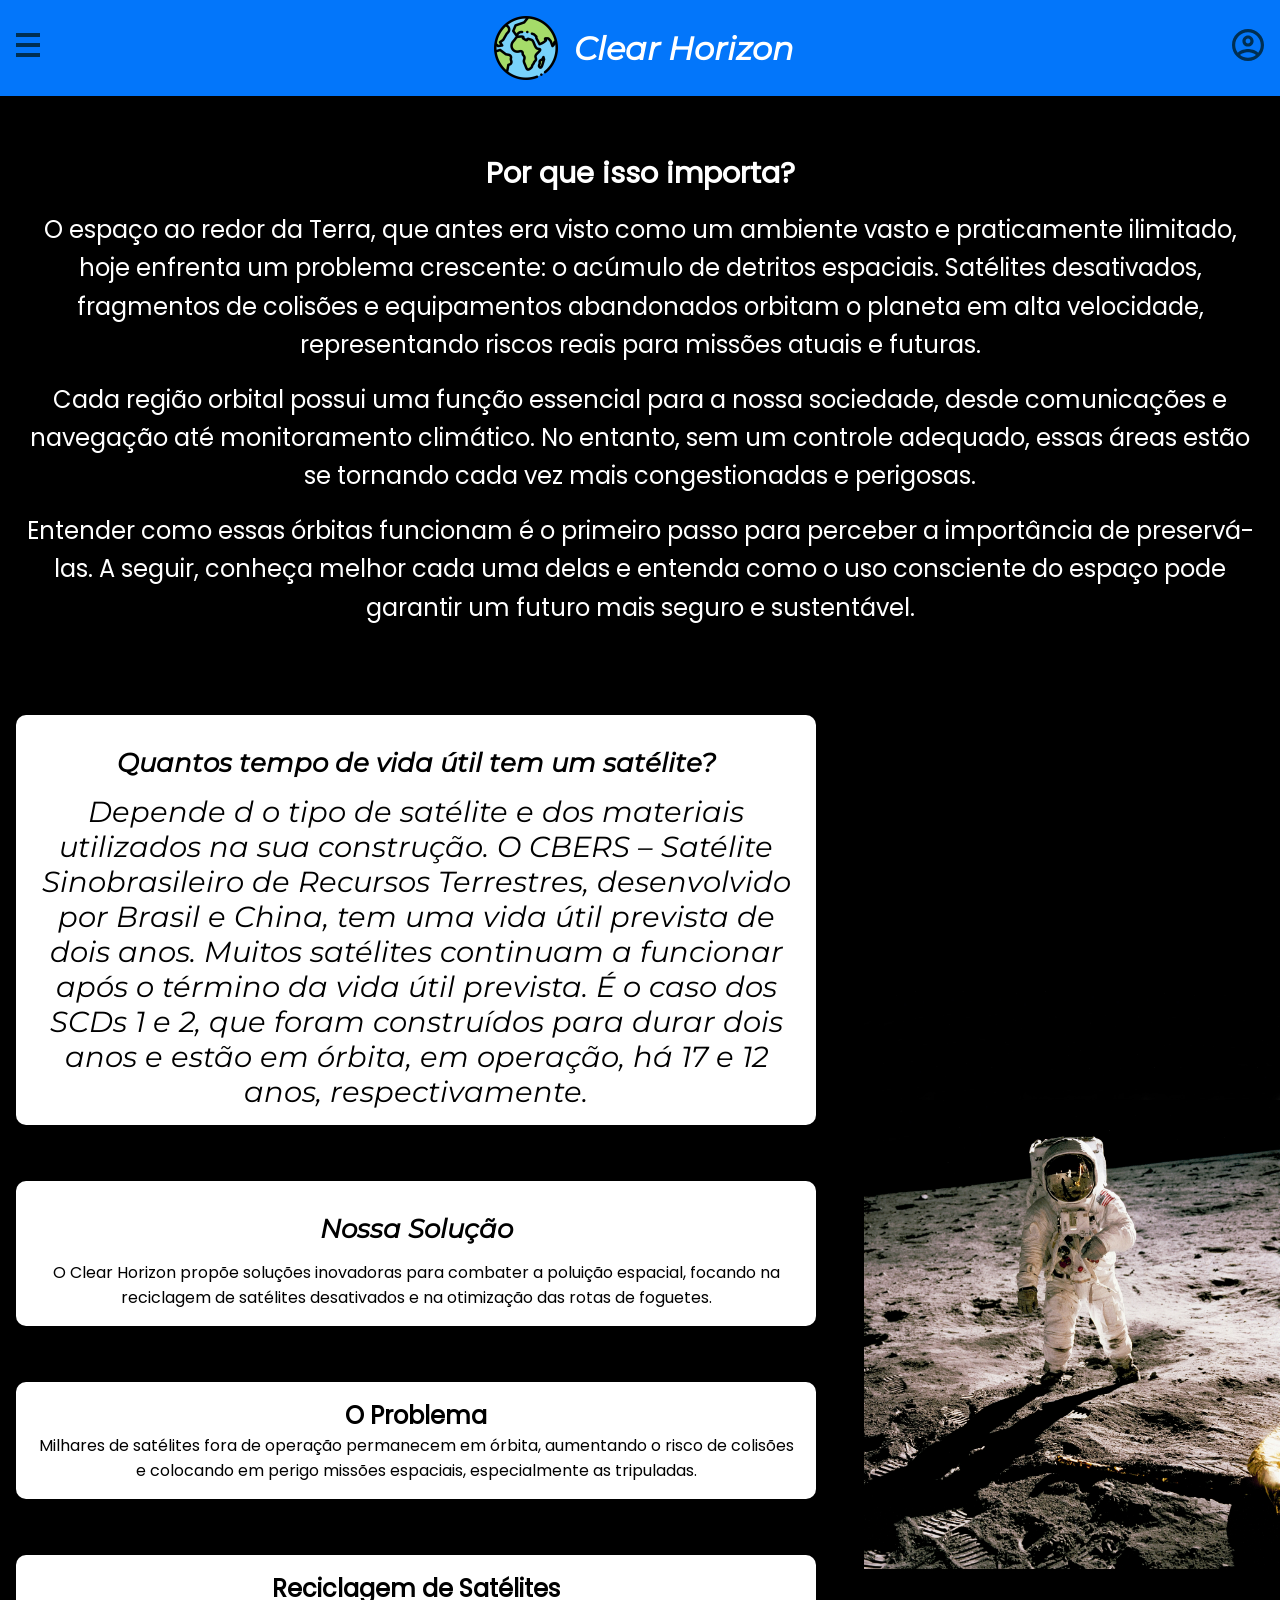
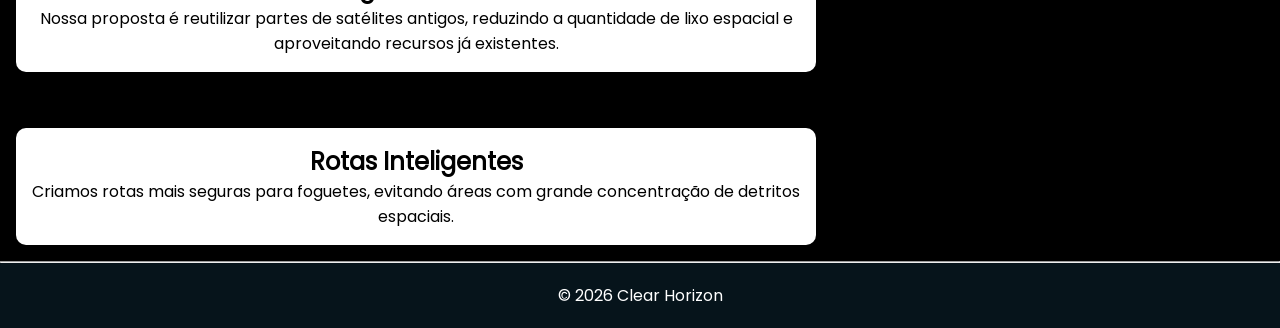
<file: pages/solucao.html>
<!doctype html>
<html lang="pt-br">
  <head>
    <meta charset="UTF-8" />
    <meta name="viewport" content="width=device-width, initial-scale=1.0" />
    <link rel="stylesheet" href="/css/style.css" />
    <title>Solução</title>
    <link
      rel="shortcut icon"
      href="../imagens/icones/mundo.png"
      type="image/x-icon"
    />
  </head>
  <body>
    <header class="cabecalho">
      <nav class="container-menu">
        <input type="checkbox" id="menu" class="container__botao-menu" />
        <label for="menu" class="container__rotulo">
          <span class="cabecalho__menu-hamburguer container__imagem"></span>
        </label>
        <ul class="lista-menu">
          <li class="lista-menu__titulo">Páginas</li>
          <li class="lista-menu__item">
            <a href="../index.html" class="lista-menu__link">Página inicial</a>
          </li>
          <li class="lista-menu__item">
            <a href="./integrante.html" class="lista-menu__link">Integrantes</a>
          </li>
          <li class="lista-menu__item">
            <a href="sobre.html" class="lista-menu__link">sobre</a>
          </li>
          <li class="lista-menu__item">
            <a href="faq.html" class="lista-menu__link">FAQ</a>
          </li>
          <li class="lista-menu__item">
            <a href="contato.html" class="lista-menu__link">Contato</a>
          </li>
          <li class="lista-menu__item">
            <a href="plataforma.html" class="lista-menu__link">plataforma</a>
          </li>
        </ul>
      </nav>
      <div class="cabecalho__logo-container">
        <img
          src="../imagens/logos/logo-mundo.png"
          alt="Logo da Apeperia"
          class="cabecalho__logo"
        />
        <h1 class="titulo">Clear Horizon</h1>
      </div>
      <div class="container-menu">
        <a href="./login.html" class="container-menu__link">
          <img
            src="../imagens/icones/Usuario.svg"
            alt="Meu perfil"
            class="container__imagem"
          />
        </a>
      </div>
    </header>
    <main>
      <section class="conscientizacao">
        <h2 class="conscientizacao__titulo">Por que isso importa?</h2>

        <p class="conscientizacao__texto">
          O espaço ao redor da Terra, que antes era visto como um ambiente vasto
          e praticamente ilimitado, hoje enfrenta um problema crescente: o
          acúmulo de detritos espaciais. Satélites desativados, fragmentos de
          colisões e equipamentos abandonados orbitam o planeta em alta
          velocidade, representando riscos reais para missões atuais e futuras.
        </p>

        <p class="conscientizacao__texto">
          Cada região orbital possui uma função essencial para a nossa
          sociedade, desde comunicações e navegação até monitoramento climático.
          No entanto, sem um controle adequado, essas áreas estão se tornando
          cada vez mais congestionadas e perigosas.
        </p>

        <p class="conscientizacao__texto">
          Entender como essas órbitas funcionam é o primeiro passo para perceber
          a importância de preservá-las. A seguir, conheça melhor cada uma delas
          e entenda como o uso consciente do espaço pode garantir um futuro mais
          seguro e sustentável.
        </p>
      </section>
      <div class="solucao__layout">
        <div class="solucao__cards">
          <section class="card">
            <h2 class="descricao__titulo">
              Quantos tempo de vida útil tem um satélite?
            </h2>
            <p class="descricao__texto">
              Depende d o tipo de satélite e dos materiais utilizados na sua
              construção. O CBERS – Satélite Sinobrasileiro de Recursos
              Terrestres, desenvolvido por Brasil e China, tem uma vida útil
              prevista de dois anos. Muitos satélites continuam a funcionar após
              o término da vida útil prevista. É o caso dos SCDs 1 e 2, que
              foram construídos para durar dois anos e estão em órbita, em
              operação, há 17 e 12 anos, respectivamente.
            </p>
          </section>
          <section class="card">
            <h2 class="descricao__titulo">Nossa Solução</h2>
            <p>
              O Clear Horizon propõe soluções inovadoras para combater a
              poluição espacial, focando na reciclagem de satélites desativados
              e na otimização das rotas de foguetes.
            </p>
          </section>

          <section class="card">
            <h2>O Problema</h2>
            <p>
              Milhares de satélites fora de operação permanecem em órbita,
              aumentando o risco de colisões e colocando em perigo missões
              espaciais, especialmente as tripuladas.
            </p>
          </section>

          <section class="card">
            <h2>Reciclagem de Satélites</h2>
            <p>
              Nossa proposta é reutilizar partes de satélites antigos, reduzindo
              a quantidade de lixo espacial e aproveitando recursos já
              existentes.
            </p>
          </section>

          <section class="card">
            <h2>Rotas Inteligentes</h2>
            <p>
              Criamos rotas mais seguras para foguetes, evitando áreas com
              grande concentração de detritos espaciais.
            </p>
          </section>
        </div>
        <div class="lado-direito">
          <img
            class="imagem__astronauta"
            src="../imagens/img/astronauta.jpg"
            alt="Astronauta"
          />
        </div>
      </div>
    </main>
    <hr />
    <footer class="footer">
      <p>© 2026 Clear Horizon </p>
    </footer>
  </body>
</html>
</file>
<file: css/style.css>
@font-face {
  font-family: "Montserrat";
  src: url("../font/Montserrat,Poppins/Montserrat/Montserrat-Italic-VariableFont_wght.ttf")
    format("truetype");
  font-weight: normal;
  font-style: normal;
}
@font-face {
  font-family: "Poppins";
  src: url("../font/Montserrat,Poppins/Poppins/Poppins-Regular.ttf")
    format("truetype");
  font-weight: normal;
  font-style: normal;
}

:root {
  --cor-preta: #000;
  --cor-azul: #0376fa;
  --cor-branca: #fff;

  --degrade-azul: linear-gradient(135deg, #0376fa 0%, #ffffff 100%);

  --fonte-montserrat: "Montserrat", sans-serif;
  --fonte-poppins: "Poppins", sans-serif;
}

/*Reset*/
* {
  padding: 0;
  margin: 0;
  box-sizing: border-box;
}
body {
  background-color: var(--cor-preta);
  font-family: var(--fonte-poppins);
}

.cabecalho {
  background-color: var(--cor-azul);
  color: var(--cor-branca);
  display: flex;
  justify-content: space-between;
  align-items: center;
  position: relative;
  padding: 0 1rem;
}

.container-menu {
  display: flex;
  align-items: center;
}

.container__botao-menu:checked ~ .lista-menu {
  display: block;
}

.container__botao-menu:checked
  ~ .container__rotulo
  > .cabecalho__menu-hamburguer {
  background-image: url("../imagens/icones/Menu Aberto.svg");
}

.cabecalho__menu-hamburguer {
  width: 24px;
  height: 24px;
  background-image: url("../imagens/icones/Menu.svg");
  background-repeat: no-repeat;
  background-position: center;
  display: inline-block;
}

.lista-menu {
  display: none;
  position: absolute;
  top: 100%;
  width: 60vw;
}

.lista-menu__titulo,
.lista-menu__item {
  padding: 1em;
  background-color: var(--cor-branca);
  list-style-type: none;
  border: 2px solid var(--cor-azul);
}

.lista-menu__titulo {
  color: var(--cor-preta);
  font-weight: 700;
}

.lista-menu__item:hover {
  background-color: var(--cor-azul);
  color: var(--cor-branca);
}

.lista-menu__link {
  background: var(--cor-preta);
  -webkit-background-clip: text;
  -webkit-text-fill-color: transparent;
  background-clip: text;
  text-transform: uppercase;
  text-decoration: none;
}

.container__botao-menu {
  display: none;
}

.cabecalho__logo-container {
  display: flex;
  align-items: center;
}

.cabecalho__logo {
  margin: 1rem 1rem;
  height: 4rem;
}

.titulo {
  font-family: var(--fonte-montserrat);
  text-align: center;
}

.container-menu {
  display: flex;
  align-items: center;
}

/*chamada*/
.chamada {
  display: flex;
  flex-direction: column;
  align-items: center;

  color: var(--cor-branca);
  text-align: center;

  /*background-image: url(../imagens/img/espaco-sideral.jpg);*/
  background-image: url(../imagens/img/nasa-mobile.webp);
  background-size: cover;
  margin: 0;
}

.chamada__titulo {
  color: var(--cor-branca);
  font-family: var(--fonte-montserrat);
  font-size: 2rem;
  font-weight: 700;
  text-transform: uppercase;
  margin: 2.5rem auto;
}

.chamada__texto {
  color: var(--cor-branca);
  font-size: 1.25rem;
  line-height: normal;

  margin: 2rem 2rem;
}

.cards-container-index {
  display: grid;
  grid-template-columns: 1fr;
  gap: 1.5rem;
}
.cards-container-display {
  display: grid;
  grid-template-columns: 1fr;
  gap: 1.5rem;
}

.card {
  background-color: var(--cor-branca);
  box-shadow: 0px 4px 4px rgba(0, 0, 0, 0.25);
  border-radius: 10px;
  margin: 1em 1rem;
  padding: 1em 1em;
  text-align: center;
}

.descricao__titulo {
  color: var(--cor-preta);
  font-family: var(--fonte-montserrat);
  font-weight: 700;
  padding: 0.5em;
}

.descricao__texto {
  color: var(--cor-preta);
  font-size: 1.3rem;
  font-family: var(--fonte-montserrat);
}

/*Diferenciais*/
.diferenciais {
  padding-top: 3.5rem;
  padding-bottom: 3.5rem;
  background-color: var(--cor-branca);
}

.container {
  padding-right: 6%;
  padding-left: 6%;
}

.diferenciais__lista {
  display: flex;
  flex-wrap: wrap;
  justify-content: space-evenly;
  list-style-type: none;
}

.diferenciais__item {
  max-width: 350px;

  box-sizing: border-box;

  background-repeat: no-repeat;
  background-position: top 1.25rem left 2.5rem;

  padding: 2rem 0 2rem 7.5rem;
}

.diferenciais__item--mundo {
  background-image: url(../imagens/icones/estacao-de-satelite.png);
}

.diferenciais__item--satelite {
  background-image: url(../imagens/icones/satelite.png);
}
.diferenciais__item--recilcar {
  background-image: url(../imagens/icones/reciclar.png);
}
/*sobre*/
.sobre {
  display: flex;
  flex-direction: column;
  align-items: center;

  color: var(--cor-preta);
  text-align: center;

  background-color: var(--cor-branca);
}

.sobre__titulo {
  color: var(--cor-preta);
  font-family: var(--fonte-montserrat);
  font-size: 2rem;
  font-weight: 700;
  text-transform: uppercase;
}

.sobre__texto {
  color: var(--cor-preta);
  font-size: 1.25rem;
  line-height: normal;
  margin: 2rem 2rem;
}

.card__img {
  display: none;
}

/*faq*/
.cor-degrade-fundo {
  background: var(--degrade-azul);
}

/*solucao*/
.conscientizacao {
  margin: 2rem 0;
  padding: 1.5rem;
  text-align: center;
}

.conscientizacao__titulo {
  font-size: 1.8rem;
  margin-bottom: 1rem;
  color: var(--cor-branca);
}

.conscientizacao__texto {
  margin-bottom: 1rem;
  line-height: 1.6;
  font-size: 1.5rem;
  color: var(--cor-branca);
}

.imagem__astronauta {
  display: none;
}

/*formulario*/
.container__form {
  padding: 1em 2.5em;
  background-color: var(--cor-branca);
}

.formulario {
  margin: 0 auto;
  width: 50vw; /*alterar para mobile*/
}

.formulario__container {
  margin: 3em 0;
  text-align: center;
}

.campo__etiqueta {
  font-weight: 500;
  line-height: 20px;
}

.campo__escrita {
  display: block;
  border: 2px solid var(--azul-claro);
  border-radius: 20px;
  width: 100%;
  padding: 1em;
}

.formulario__campo {
  margin-bottom: 2em;
}

.formulario__titulo-texto {
  margin: 1em 0;
  font-weight: 600;
  font-size: 28px;
  line-height: 34px;
}

.formulario__titulo {
  font-weight: 700;
  font-size: 32px;
  font-family: var(--fonte-montserrat);
  align-items: center;
  display: inline-block;
}

.mensagem-erro {
  color: red;
}

fieldset,
form {
  margin: 0;
  padding: 0;
  border: 0;
}

.formulario__botao {
  background-color: var(--cor-azul);
  color: var(--cor-branca);
  border: solid 1rem var(--cor-azul);
  border-radius: 5px;
  padding: 1em;
  font-size: 1.1rem;
}

.fundo-branco {
  background-color: var(--cor-branca);
}

.card-central {
  width: 18.75em;
  margin: 2em auto;
  background: var(--cor-branca);
  box-shadow: 0px 4px 4px rgba(0, 0, 0, 0.25);
  border-radius: 10px;
  color: var(--cor-preta);
  padding: 1rem;
  text-align: center;
}

/* layout login */
.login-layout {
  display: flex;
  justify-content: center;
  align-items: center;
  margin: 2em 2em;
}

.login-card {
  background: white;
  padding: 1.5rem;
  border-radius: 12px;
  height: 25rem;
  width: 100%;
  max-width: 40rem;
  box-shadow: 0 4px 10px rgba(0, 0, 0, 0.1);
  text-align: center;
}

/* título */
.login-titulo {
  margin-bottom: 2rem;
}

/* inputs */
.login-input {
  width: 100%;
  padding: 1rem;
  margin-bottom: 1.5rem;
  border-radius: 0.5rem;
  border: 1px solid #ccc;
  box-sizing: border-box;
}

/* botão */
.login-botao {
  width: 100%;
  padding: 1rem;
  border: none;
  border-radius: 0.5rem;
  background: #4caf50;
  color: white;
  font-size: 1.1rem;
  cursor: pointer;
}

.login-botao:hover {
  background: #43a047;
}

/* mensagem */
.login-mensagem {
  margin-top: 1rem;
  font-size: 1.2rem;
}

/*plataforma*/
.plataforma {
  padding: 28.5rem 2rem;
  text-align: center;
}

.plataforma__botao {
  margin: 10px;
  padding: 10px 15px;
  border: none;
  background: #1b263b;
  color: white;
  cursor: pointer;
  border-radius: 5px;
}

.plataforma__resultado {
  margin-top: 20px;
  font-weight: bold;
}

.footer {
  text-align: center;
  padding: 20px;
  background: #06141b;
  color: var(--cor-branca);
}

@media screen and (min-width: 768px) {
  .chamada {
    background-image: url(../imagens/img/nasa-tablet.png);
    background-size: cover;
  }
  .cards-container {
    flex-direction: row;
    margin: 1.5em;
  }
  .card__img {
    display: inline-block;
    align-items: center;
    width: 70%;
    max-width: 800px;
    height: auto;
  }

  .cards-container-index {
    display: flex;
    justify-content: space-around;
  }
  .chamada__titulo {
    color: var(--cor-azul);
    font-size: 3rem;
  }
  .chamada__texto {
    font-size: 1.7rem;
  }
  .descricao__titulo {
    font-weight: 700;
    padding: 1rem 0.5em;
    font-size: 1.6rem;
  }

  .descricao__texto {
    font-size: 1.8rem;
  }
  .solucao__cards {
    display: grid;
    grid-template-columns: 1fr 1fr;
    gap: 1.5rem;
  }
  .cards-container-display {
    grid-template-columns: 1fr 1fr;
  }

  .solucao__cards {
    display: grid;
    grid-template-columns: 1fr 1fr;
    gap: 1.5rem;
  }
}

@media screen and (min-width: 1024px) {
  .cabecalho {
    flex-direction: row;
    justify-content: space-between;

    border: none;
  }

  /*chamada*/
  .chamada {
    background-image: url(../imagens/img/nasa-desktop.webp);
    background-size: cover;
  }
  .chamada__titulo {
    color: var(--cor-branca);
    font-size: 3rem;
  }
  .chamada__texto {
    color: var(--cor-branca);
    font-size: 1.7rem;
  }

  .chamada__titulo {
    font-size: 3.25rem;
    margin-botto: 2rem;
  }

  .diferenciais__lista {
    justify-content: space-around;
  }
  .cards-container-display {
    grid-template-columns: 1fr 1fr 1fr;
  }

  .solucao__layout {
    display: flex;
    gap: 2rem;
    align-items: center;
    flex-wrap: nowrap;
  }

  .solucao__cards {
    flex: 2;
    display: flex;
    flex-direction: column;
    gap: 1.5rem;
  }
  .lado-direito {
    flex: 1;
  }
  .imagem__astronauta {
    display: block;
    width: 100%;
    max-width: 600px;
  }
}
</file>
